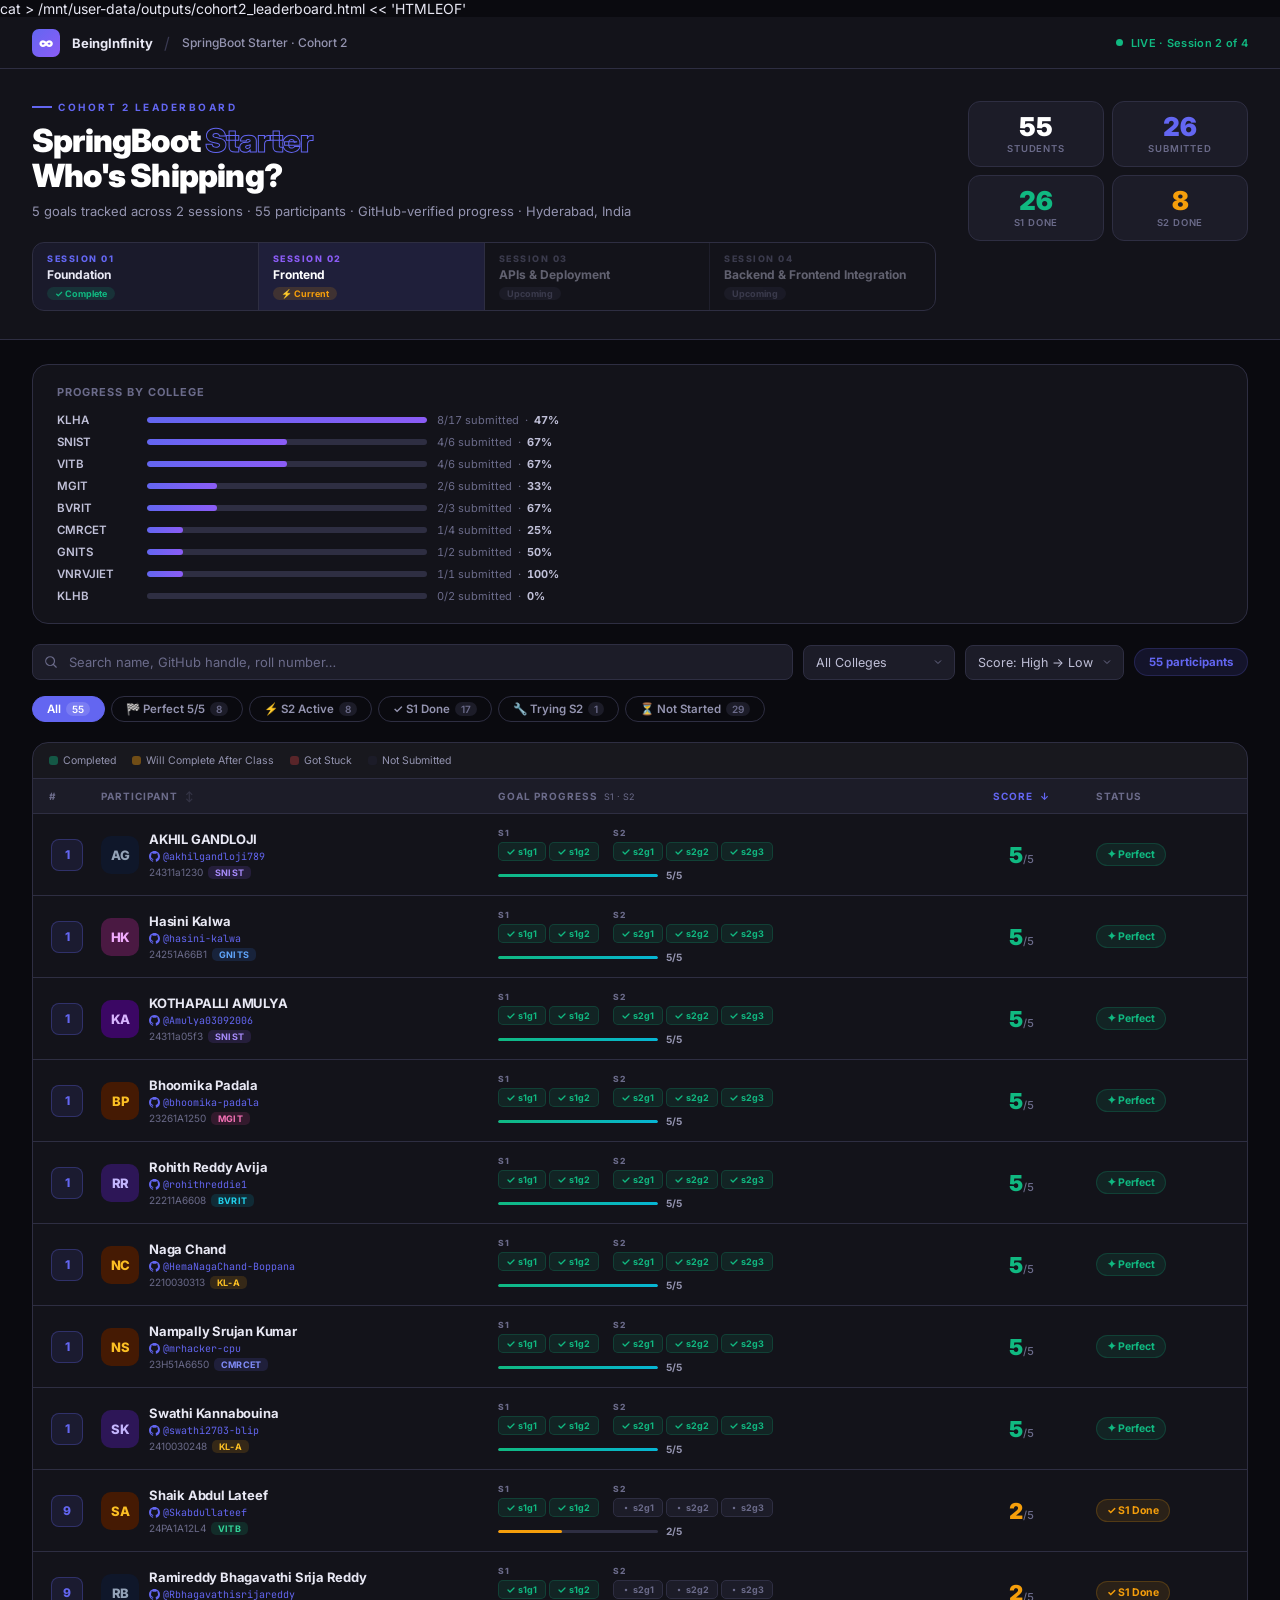
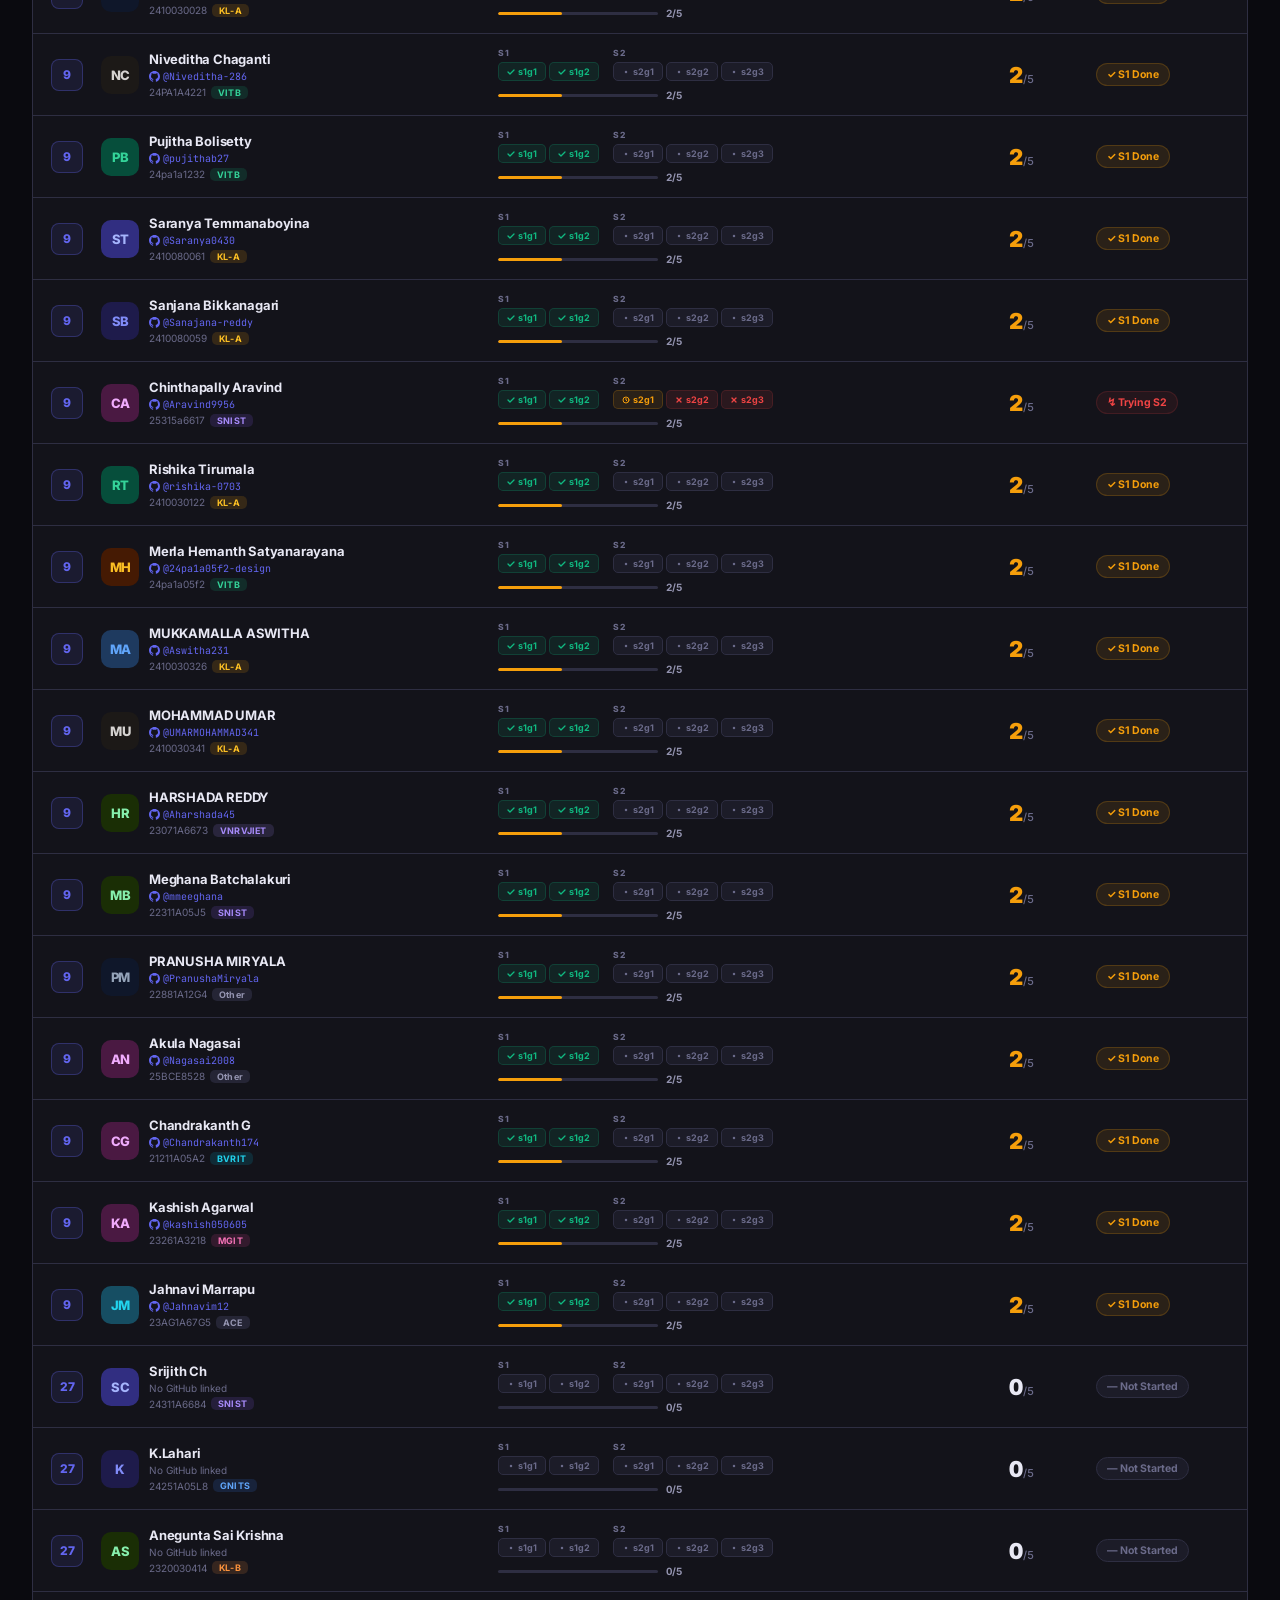
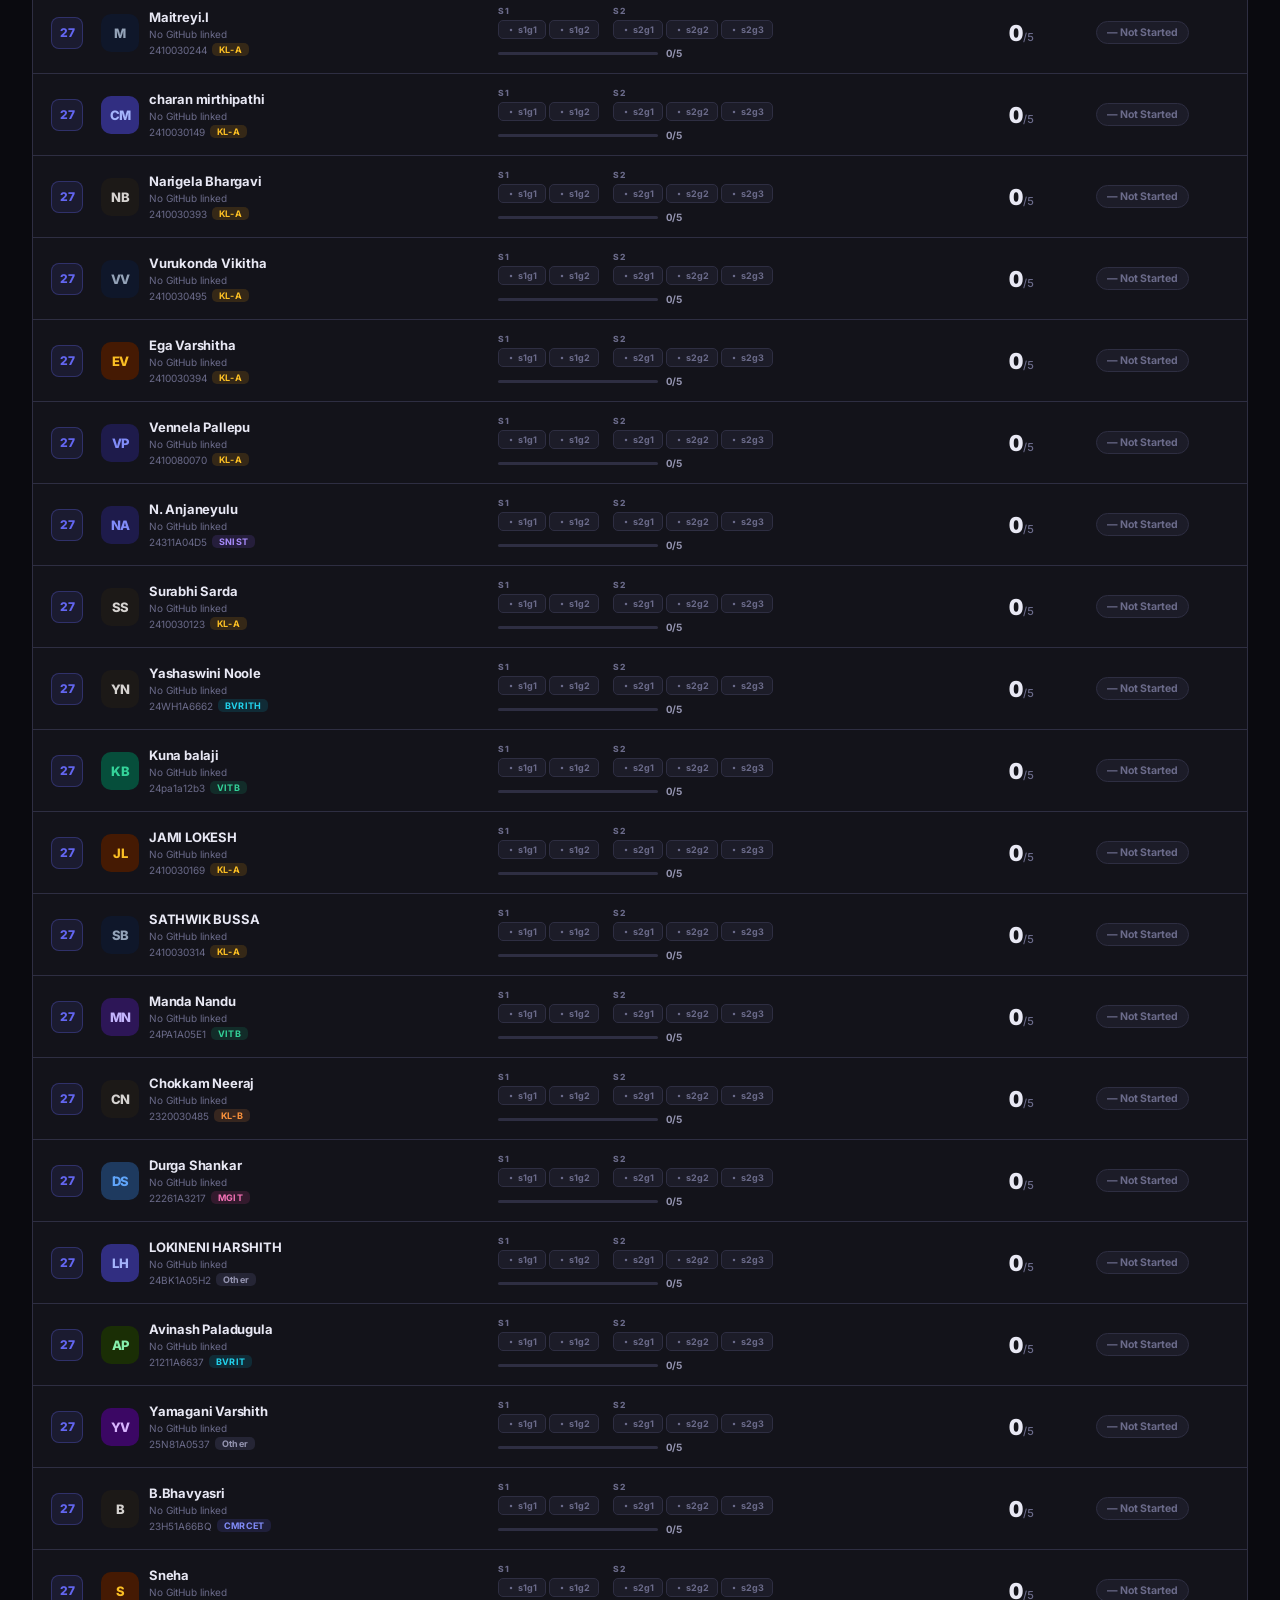
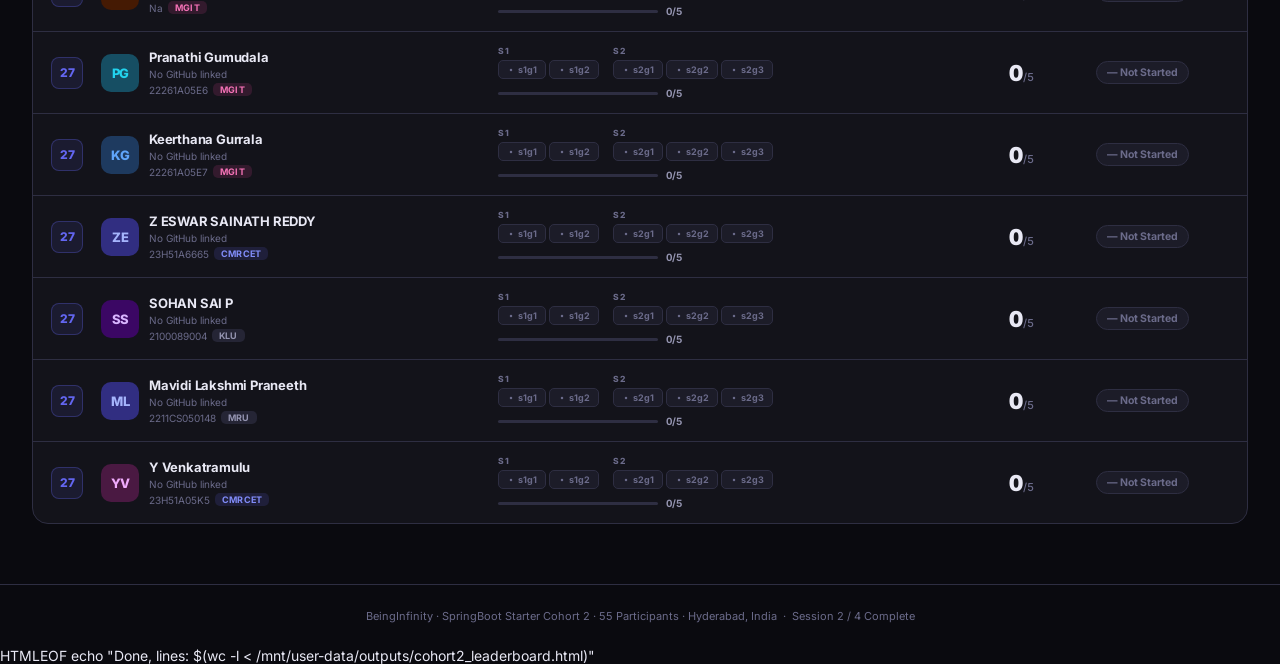
<file: target/classes/static/pages/temp.html>
cat > /mnt/user-data/outputs/cohort2_leaderboard.html << 'HTMLEOF'
<!DOCTYPE html>
<html lang="en">
<head>
<meta charset="UTF-8">
<meta name="viewport" content="width=device-width, initial-scale=1.0">
<title>BeingInfinity · SpringBoot Cohort 2</title>
<link href="https://fonts.googleapis.com/css2?family=Inter:wght@400;500;600;700;800;900&family=JetBrains+Mono:wght@400;600&display=swap" rel="stylesheet">
<style>
*{margin:0;padding:0;box-sizing:border-box}

:root{
  --ink:#0a0a0f;
  --ink2:#13131a;
  --ink3:#1c1c28;
  --ink4:#252535;
  --line:#2e2e42;
  --line2:#3a3a52;
  --muted:#6b6b8a;
  --muted2:#9494b0;
  --fg:#e8e8f4;
  --fg2:#c0c0d8;
  --white:#ffffff;
  --indigo:#6366f1;
  --indigo-d:#4f46e5;
  --violet:#8b5cf6;
  --green:#10b981;
  --amber:#f59e0b;
  --red:#ef4444;
  --cyan:#06b6d4;
  --r:8px;
  --r2:12px;
  --r3:16px;
}

body{font-family:'Inter',sans-serif;background:var(--ink);color:var(--fg);min-height:100vh;font-size:14px;-webkit-font-smoothing:antialiased}

/* ── TOPBAR ── */
.topbar{background:var(--ink2);border-bottom:1px solid var(--line);padding:0 32px;height:52px;display:flex;align-items:center;justify-content:space-between;position:sticky;top:0;z-index:100;backdrop-filter:blur(12px)}
.tb-left{display:flex;align-items:center;gap:12px}
.tb-logo{width:28px;height:28px;background:linear-gradient(135deg,var(--indigo),var(--violet));border-radius:7px;display:flex;align-items:center;justify-content:center;font-size:14px;font-weight:900;color:#fff;flex-shrink:0}
.tb-brand{font-size:13px;font-weight:700;color:var(--fg);letter-spacing:-.2px}
.tb-sep{color:var(--line2);font-size:16px}
.tb-title{font-size:12px;color:var(--muted2);font-weight:500}
.tb-right{display:flex;align-items:center;gap:8px}
.live-dot{width:7px;height:7px;border-radius:50%;background:var(--green);animation:blink 2s ease-in-out infinite;flex-shrink:0}
@keyframes blink{0%,100%{opacity:1}50%{opacity:.3}}
.tb-live{font-size:11px;font-weight:600;color:var(--green);letter-spacing:.3px}

/* ── HERO ── */
.hero{background:var(--ink2);border-bottom:1px solid var(--line);padding:32px 32px 28px}
.hero-inner{max-width:1400px;margin:0 auto;display:grid;grid-template-columns:1fr auto;gap:32px;align-items:start}
.hero-eyebrow{font-size:10px;font-weight:700;letter-spacing:2.5px;text-transform:uppercase;color:var(--indigo);margin-bottom:10px;display:flex;align-items:center;gap:6px}
.hero-eyebrow::before{content:'';width:20px;height:2px;background:var(--indigo);display:inline-block}
.hero-h1{font-size:32px;font-weight:900;color:var(--white);line-height:1.1;letter-spacing:-.8px}
.hero-h1 em{font-style:normal;color:transparent;-webkit-text-stroke:1px var(--indigo)}
.hero-sub{font-size:13px;color:var(--muted2);margin-top:8px;line-height:1.6}

/* session track */
.session-track{display:flex;align-items:stretch;gap:0;margin-top:20px;border:1px solid var(--line);border-radius:var(--r2);overflow:hidden}
.st-item{flex:1;padding:10px 14px;border-right:1px solid var(--line);position:relative}
.st-item:last-child{border-right:none}
.st-item.done{background:rgba(99,102,241,.08)}
.st-item.active{background:rgba(99,102,241,.15)}
.st-item.upcoming{opacity:.45}
.st-num{font-size:9px;font-weight:800;letter-spacing:1.5px;text-transform:uppercase;color:var(--muted);margin-bottom:3px}
.st-item.done .st-num{color:var(--indigo)}
.st-item.active .st-num{color:var(--violet)}
.st-name{font-size:12px;font-weight:700;color:var(--fg2)}
.st-item.done .st-name{color:var(--fg)}
.st-item.active .st-name{color:var(--white)}
.st-tag{display:inline-block;margin-top:5px;font-size:9px;font-weight:700;padding:1px 8px;border-radius:20px}
.st-item.done .st-tag{background:rgba(16,185,129,.15);color:var(--green)}
.st-item.active .st-tag{background:rgba(245,158,11,.15);color:var(--amber)}
.st-item.upcoming .st-tag{background:var(--ink4);color:var(--muted)}

/* stats grid */
.stats-grid{display:grid;grid-template-rows:repeat(2,auto);gap:8px;min-width:280px}
.stats-row{display:flex;gap:8px}
.stat-card{flex:1;background:var(--ink3);border:1px solid var(--line);border-radius:var(--r2);padding:12px 16px;text-align:center}
.sc-num{font-size:26px;font-weight:900;color:var(--white);line-height:1;font-variant-numeric:tabular-nums}
.sc-lbl{font-size:9.5px;font-weight:600;color:var(--muted);text-transform:uppercase;letter-spacing:.8px;margin-top:3px}
.sc-num.indigo{color:var(--indigo)}
.sc-num.green{color:var(--green)}
.sc-num.amber{color:var(--amber)}

/* ── BODY ── */
.body{max-width:1400px;margin:0 auto;padding:24px 32px 60px}

/* ── CONTROLS ── */
.controls{display:flex;align-items:center;gap:10px;flex-wrap:wrap;margin-bottom:16px}
.search-wrap{position:relative;flex:1;min-width:220px}
.search-icon{position:absolute;left:12px;top:50%;transform:translateY(-50%);color:var(--muted);pointer-events:none}
.search-input{width:100%;padding:9px 12px 9px 36px;background:var(--ink3);border:1px solid var(--line);border-radius:var(--r);font-family:inherit;font-size:13px;color:var(--fg);transition:.15s}
.search-input:focus{outline:none;border-color:var(--indigo);box-shadow:0 0 0 3px rgba(99,102,241,.12)}
.search-input::placeholder{color:var(--muted)}
select.ctl{padding:9px 30px 9px 12px;background:var(--ink3);border:1px solid var(--line);border-radius:var(--r);font-family:inherit;font-size:12.5px;color:var(--fg2);cursor:pointer;appearance:none;background-image:url("data:image/svg+xml,%3Csvg xmlns='http://www.w3.org/2000/svg' width='12' height='12' viewBox='0 0 24 24' fill='none' stroke='%236b6b8a' stroke-width='2'%3E%3Cpath d='m6 9 6 6 6-6'/%3E%3C/svg%3E");background-repeat:no-repeat;background-position:right 10px center;transition:.15s}
select.ctl:focus{outline:none;border-color:var(--indigo)}
.count-tag{padding:6px 14px;background:rgba(99,102,241,.12);border:1px solid rgba(99,102,241,.2);color:var(--indigo);border-radius:20px;font-size:11.5px;font-weight:700;white-space:nowrap;margin-left:auto}

/* ── FILTER PILLS ── */
.filters{display:flex;gap:6px;margin-bottom:20px;flex-wrap:wrap}
.fp{padding:5px 14px;border-radius:20px;font-size:11.5px;font-weight:600;cursor:pointer;border:1px solid var(--line);background:transparent;color:var(--muted2);transition:all .15s;display:flex;align-items:center;gap:5px;user-select:none}
.fp:hover{border-color:var(--line2);color:var(--fg2);background:var(--ink3)}
.fp.active{background:var(--indigo);border-color:var(--indigo);color:#fff}
.fp .n{font-size:10px;background:rgba(255,255,255,.15);padding:1px 6px;border-radius:10px}
.fp:not(.active) .n{background:var(--ink3);color:var(--muted)}

/* ── TABLE ── */
.tbl-wrap{background:var(--ink2);border:1px solid var(--line);border-radius:var(--r3);overflow:hidden}
.tbl-scroll{overflow-x:auto}
table{width:100%;border-collapse:collapse;min-width:920px}
thead{background:var(--ink3);border-bottom:1px solid var(--line)}
th{padding:11px 16px;text-align:left;font-size:10px;font-weight:700;color:var(--muted);text-transform:uppercase;letter-spacing:1px;white-space:nowrap;user-select:none}
th.sortable{cursor:pointer;transition:color .15s}
th.sortable:hover,th.sorted{color:var(--indigo)}
.sarr{margin-left:4px;opacity:.3;font-size:10px;transition:opacity .15s}
th.sorted .sarr{opacity:1}
tbody tr{border-bottom:1px solid var(--line);transition:background .1s}
tbody tr:last-child{border-bottom:none}
tbody tr:hover{background:rgba(255,255,255,.025)}
td{padding:0}
.row-inner{padding:14px 16px;display:contents}

/* ── RANK CELL ── */
.rank-td{width:52px;text-align:center;padding:14px 0 14px 16px}
.rank-n{display:inline-flex;align-items:center;justify-content:center;width:32px;height:32px;border-radius:var(--r);font-size:12px;font-weight:800;background:var(--ink3);color:var(--muted);border:1px solid var(--line)}
/* tie highlight for multiple people at same rank */
.rank-n.tied{background:rgba(99,102,241,.1);border-color:rgba(99,102,241,.3);color:var(--indigo)}

/* ── PERSON CELL ── */
.person-td{padding:14px 16px;min-width:210px}
.pcell{display:flex;align-items:center;gap:10px}
.av{width:38px;height:38px;border-radius:10px;display:flex;align-items:center;justify-content:center;font-size:13px;font-weight:800;flex-shrink:0;letter-spacing:-.5px}
.pname{font-size:13px;font-weight:700;color:var(--fg);line-height:1.3;letter-spacing:-.2px}
.pgh{font-family:'JetBrains Mono',monospace;font-size:10px;color:var(--indigo);margin-top:2px;display:flex;align-items:center;gap:3px}
.pgh a{color:inherit;text-decoration:none}
.pgh a:hover{text-decoration:underline}
.pmeta{font-size:10px;color:var(--muted);margin-top:3px;display:flex;align-items:center;gap:5px;flex-wrap:wrap}
.chip{display:inline-block;padding:1px 7px;border-radius:5px;font-size:9px;font-weight:700;letter-spacing:.2px}
.c-SNIST{background:rgba(139,92,246,.15);color:#a78bfa}
.c-GNITS{background:rgba(59,130,246,.15);color:#60a5fa}
.c-VITB{background:rgba(16,185,129,.15);color:#34d399}
.c-KLHA{background:rgba(245,158,11,.15);color:#fbbf24}
.c-KLHB{background:rgba(251,146,60,.15);color:#fb923c}
.c-BVRIT,.c-BVRITH{background:rgba(6,182,212,.15);color:#22d3ee}
.c-MGIT{background:rgba(236,72,153,.15);color:#f472b6}
.c-CMRCET{background:rgba(99,102,241,.15);color:#818cf8}
.c-VNRVJIET{background:rgba(167,139,250,.15);color:#a78bfa}
.c-OTHER{background:var(--ink4);color:var(--muted2)}

/* ── GOALS CELL ── */
.goals-td{padding:14px 16px;min-width:360px}
.sess-block{display:flex;gap:14px;flex-wrap:wrap}
.sg{display:flex;flex-direction:column;gap:4px}
.sg-label{font-size:8.5px;font-weight:800;color:var(--muted);text-transform:uppercase;letter-spacing:.8px}
.sg-pills{display:flex;gap:3px;flex-wrap:wrap}
.gp{display:inline-flex;align-items:center;gap:3px;padding:3px 8px;border-radius:5px;font-size:9px;font-weight:700;white-space:nowrap;border:1px solid transparent}
.gp.done{background:rgba(16,185,129,.1);color:var(--green);border-color:rgba(16,185,129,.2)}
.gp.pending{background:rgba(245,158,11,.1);color:var(--amber);border-color:rgba(245,158,11,.2)}
.gp.stuck{background:rgba(239,68,68,.1);color:var(--red);border-color:rgba(239,68,68,.15)}
.gp.notdone{background:var(--ink3);color:var(--muted);border-color:var(--line)}
.gp svg{width:8px;height:8px;flex-shrink:0}

/* progress bar under goals */
.pbar-wrap{margin-top:8px;display:flex;align-items:center;gap:8px}
.pbar-bg{flex:1;height:3px;background:var(--line);border-radius:3px;overflow:hidden;max-width:160px}
.pbar-fill{height:100%;border-radius:3px;transition:width .5s ease}
.pbar-full{background:linear-gradient(90deg,var(--green),var(--cyan))}
.pbar-high{background:linear-gradient(90deg,var(--indigo),var(--violet))}
.pbar-mid{background:var(--amber)}
.pbar-low{background:var(--line2)}
.pbar-pct{font-size:10px;font-weight:700;color:var(--muted2);font-variant-numeric:tabular-nums}

/* ── SCORE CELL ── */
.score-td{padding:14px 16px;text-align:center;min-width:76px}
.score-val{font-size:22px;font-weight:900;color:var(--fg);font-variant-numeric:tabular-nums;line-height:1}
.score-max{font-size:11px;color:var(--muted);font-weight:500}
.score-val.s5{color:var(--green)}
.score-val.s3{color:var(--indigo)}
.score-val.s1{color:var(--amber)}

/* ── STATUS CELL ── */
.status-td{padding:14px 16px;min-width:110px}
.badge{display:inline-flex;align-items:center;gap:4px;padding:4px 10px;border-radius:20px;font-size:10.5px;font-weight:700;white-space:nowrap;border:1px solid transparent}
.badge.b-perfect{background:rgba(16,185,129,.1);color:var(--green);border-color:rgba(16,185,129,.2)}
.badge.b-active{background:rgba(99,102,241,.1);color:var(--indigo);border-color:rgba(99,102,241,.2)}
.badge.b-partial{background:rgba(245,158,11,.1);color:var(--amber);border-color:rgba(245,158,11,.2)}
.badge.b-trying{background:rgba(239,68,68,.08);color:var(--red);border-color:rgba(239,68,68,.15)}
.badge.b-ghost{background:var(--ink3);color:var(--muted);border-color:var(--line)}

/* ── EMPTY ── */
.empty{padding:60px;text-align:center;color:var(--muted)}
.empty p{margin-top:8px;font-size:13px}

/* ── LEGEND ── */
.legend{display:flex;gap:16px;flex-wrap:wrap;padding:11px 16px;background:rgba(255,255,255,.02);border-bottom:1px solid var(--line)}
.li{display:flex;align-items:center;gap:5px;font-size:10.5px;color:var(--muted2)}
.ld{width:9px;height:9px;border-radius:3px;flex-shrink:0}

/* ── COLLEGE BREAKDOWN ── */
.breakdown{background:var(--ink2);border:1px solid var(--line);border-radius:var(--r3);padding:20px 24px;margin-bottom:20px}
.bd-title{font-size:11px;font-weight:700;color:var(--muted);text-transform:uppercase;letter-spacing:1px;margin-bottom:14px}
.bd-bars{display:flex;flex-direction:column;gap:8px}
.bd-row{display:flex;align-items:center;gap:10px}
.bd-lbl{font-size:11.5px;font-weight:600;color:var(--fg2);min-width:80px}
.bd-track{flex:1;height:6px;background:var(--line);border-radius:3px;overflow:hidden;max-width:280px}
.bd-bar{height:100%;border-radius:3px;background:linear-gradient(90deg,var(--indigo),var(--violet));transition:width .6s ease}
.bd-nums{font-size:11px;color:var(--muted);font-variant-numeric:tabular-nums;white-space:nowrap}

@media(max-width:900px){
  .topbar{padding:0 16px}
  .hero{padding:20px 16px}
  .hero-inner{grid-template-columns:1fr;gap:20px}
  .body{padding:16px 16px 40px}
  .stats-grid{grid-template-rows:auto;grid-template-columns:repeat(2,1fr)}
  .stats-row{flex-wrap:wrap}
  .tb-title{display:none}
  .breakdown{display:none}
}
</style>
</head>
<body>

<!-- TOPBAR -->
<nav class="topbar">
  <div class="tb-left">
    <div class="tb-logo">∞</div>
    <span class="tb-brand">BeingInfinity</span>
    <span class="tb-sep">/</span>
    <span class="tb-title">SpringBoot Starter · Cohort 2</span>
  </div>
  <div class="tb-right">
    <div class="live-dot"></div>
    <span class="tb-live">LIVE · Session 2 of 4</span>
  </div>
</nav>

<!-- HERO -->
<div class="hero">
  <div class="hero-inner">
    <div>
      <div class="hero-eyebrow">Cohort 2 Leaderboard</div>
      <h1 class="hero-h1">SpringBoot <em>Starter</em><br>Who's Shipping?</h1>
      <p class="hero-sub">5 goals tracked across 2 sessions · 55 participants · GitHub-verified progress · Hyderabad, India</p>

      <!-- Session track -->
      <div class="session-track">
        <div class="st-item done">
          <div class="st-num">Session 01</div>
          <div class="st-name">Foundation</div>
          <span class="st-tag">✓ Complete</span>
        </div>
        <div class="st-item active">
          <div class="st-num">Session 02</div>
          <div class="st-name">Frontend</div>
          <span class="st-tag">⚡ Current</span>
        </div>
        <div class="st-item upcoming">
          <div class="st-num">Session 03</div>
          <div class="st-name">APIs &amp; Deployment</div>
          <span class="st-tag">Upcoming</span>
        </div>
        <div class="st-item upcoming">
          <div class="st-num">Session 04</div>
          <div class="st-name">Backend &amp; Frontend Integration</div>
          <span class="st-tag">Upcoming</span>
        </div>
      </div>
    </div>

    <!-- Stats -->
    <div class="stats-grid">
      <div class="stats-row">
        <div class="stat-card"><div class="sc-num" id="stat-total">55</div><div class="sc-lbl">Students</div></div>
        <div class="stat-card"><div class="sc-num indigo" id="stat-active">—</div><div class="sc-lbl">Submitted</div></div>
      </div>
      <div class="stats-row">
        <div class="stat-card"><div class="sc-num green" id="stat-s1">—</div><div class="sc-lbl">S1 Done</div></div>
        <div class="stat-card"><div class="sc-num amber" id="stat-s2">—</div><div class="sc-lbl">S2 Done</div></div>
      </div>
    </div>
  </div>
</div>

<!-- BODY -->
<div class="body">

  <!-- College breakdown -->
  <div class="breakdown" id="breakdownSection">
    <div class="bd-title">Progress by College</div>
    <div class="bd-bars" id="bdBars"></div>
  </div>

  <!-- Controls -->
  <div class="controls">
    <div class="search-wrap">
      <svg class="search-icon" xmlns="http://www.w3.org/2000/svg" fill="none" viewBox="0 0 24 24" stroke-width="2" stroke="currentColor" width="14" height="14"><path stroke-linecap="round" stroke-linejoin="round" d="m21 21-5.197-5.197m0 0A7.5 7.5 0 1 0 5.196 5.196a7.5 7.5 0 0 0 10.607 10.607Z"/></svg>
      <input class="search-input" id="searchInput" type="text" placeholder="Search name, GitHub handle, roll number…">
    </div>
    <select class="ctl" id="collegeFilter">
      <option value="">All Colleges</option>
      <option value="SNIST">SNIST</option>
      <option value="GNITS">GNITS</option>
      <option value="VITB">VITB</option>
      <option value="KLHA">KL Hyderabad (A)</option>
      <option value="KLHB">KL Hyderabad (B)</option>
      <option value="BVRIT">BVRIT</option>
      <option value="MGIT">MGIT</option>
      <option value="CMRCET">CMRCET</option>
      <option value="VNRVJIET">VNRVJIET</option>
      <option value="OTHER">Other</option>
    </select>
    <select class="ctl" id="sortSelect">
      <option value="score_desc">Score: High → Low</option>
      <option value="score_asc">Score: Low → High</option>
      <option value="name_asc">Name: A → Z</option>
      <option value="sr_asc">SR #</option>
    </select>
    <div class="count-tag" id="countTag">55 participants</div>
  </div>

  <!-- Filters -->
  <div class="filters" id="filterRow">
    <div class="fp active" data-filter="ALL">All <span class="n" id="cnt-ALL">55</span></div>
    <div class="fp" data-filter="PERFECT">🏁 Perfect 5/5 <span class="n" id="cnt-PERFECT">0</span></div>
    <div class="fp" data-filter="S2DONE">⚡ S2 Active <span class="n" id="cnt-S2DONE">0</span></div>
    <div class="fp" data-filter="S1ONLY">✓ S1 Done <span class="n" id="cnt-S1ONLY">0</span></div>
    <div class="fp" data-filter="TRYING">🔧 Trying S2 <span class="n" id="cnt-TRYING">0</span></div>
    <div class="fp" data-filter="NONE">⏳ Not Started <span class="n" id="cnt-NONE">0</span></div>
  </div>

  <!-- Table -->
  <div class="tbl-wrap">
    <div class="legend">
      <span class="li"><span class="ld" style="background:rgba(16,185,129,.4)"></span>Completed</span>
      <span class="li"><span class="ld" style="background:rgba(245,158,11,.4)"></span>Will Complete After Class</span>
      <span class="li"><span class="ld" style="background:rgba(239,68,68,.3)"></span>Got Stuck</span>
      <span class="li"><span class="ld" style="background:var(--ink3)"></span>Not Submitted</span>
    </div>
    <div class="tbl-scroll">
      <table id="leaderTable">
        <thead>
          <tr>
            <th style="width:52px">#</th>
            <th class="sortable" data-col="name">Participant <span class="sarr">↕</span></th>
            <th>Goal Progress <span style="font-size:9px;font-weight:400;letter-spacing:0;text-transform:none;color:var(--muted)">&nbsp;S1 · S2</span></th>
            <th class="sortable sorted" data-col="score" style="text-align:center">Score <span class="sarr">↓</span></th>
            <th>Status</th>
          </tr>
        </thead>
        <tbody id="tableBody"></tbody>
      </table>
    </div>
  </div>
  <div class="empty" id="emptyState" style="display:none">
    <svg width="36" height="36" fill="none" viewBox="0 0 24 24" stroke="var(--muted)" stroke-width="1.5"><circle cx="11" cy="11" r="8"/><path stroke-linecap="round" stroke-linejoin="round" d="m21 21-4.35-4.35"/></svg>
    <p>No participants match your filters.</p>
  </div>
</div>

<footer style="text-align:center;padding:24px;color:var(--muted);font-size:11px;border-top:1px solid var(--line)">
  BeingInfinity · SpringBoot Starter Cohort 2 · 55 Participants · Hyderabad, India &nbsp;·&nbsp; Session 2 / 4 Complete
</footer>

<script>
const GOALS = [
  {key:'s1g1', label:'s1g1', title:'Create & Clone Repo',    session:'S1'},
  {key:'s1g2', label:'s1g2', title:'Setup SpringBoot',       session:'S1'},
  {key:'s2g1', label:'s2g1', title:'Build Navbar',           session:'S2'},
  {key:'s2g2', label:'s2g2', title:'Static Card',            session:'S2'},
  {key:'s2g3', label:'s2g3', title:'Toggle Card',            session:'S2'},
];

const ACOLORS=[
  ['#312e81','#a5b4fc'],['#1e3a5f','#60a5fa'],['#064e3b','#34d399'],
  ['#451a03','#fbbf24'],['#3b0764','#d8b4fe'],['#164e63','#22d3ee'],
  ['#4a1942','#f0abfc'],['#1c1917','#d6d3d1'],['#1e1b4b','#818cf8'],
  ['#0f172a','#94a3b8'],['#1a2e05','#86efac'],['#2d1657','#c4b5fd'],
];

const DATA = [{"sr":1,"name":"Srijith Ch","college":"SNIST","rollnumber":"24311A6684","githubrepo":null,"githubhandle":"","s1g1":null,"s1g2":null,"s2g1":null,"s2g2":null,"s2g3":null},{"sr":2,"name":"AKHIL GANDLOJI","college":"SNIST","rollnumber":"24311a1230","githubrepo":"https://github.com/akhilgandloji789/Spring-boot-beginner.git","githubhandle":"akhilgandloji789","s1g1":"DONE","s1g2":"DONE","s2g1":"DONE","s2g2":"DONE","s2g3":"DONE"},{"sr":3,"name":"Hasini Kalwa","college":"GNITS","rollnumber":"24251A66B1","githubrepo":"https://github.com/hasini-kalwa/springboard-beginner","githubhandle":"hasini-kalwa","s1g1":"DONE","s1g2":"DONE","s2g1":"DONE","s2g2":"DONE","s2g3":"DONE"},{"sr":4,"name":"K.Lahari","college":"GNITS","rollnumber":"24251A05L8","githubrepo":null,"githubhandle":"","s1g1":null,"s1g2":null,"s2g1":null,"s2g2":null,"s2g3":null},{"sr":5,"name":"Shaik Abdul Lateef","college":"VITB","rollnumber":"24PA1A12L4","githubrepo":"https://github.com/Skabdullateef/springboot-beginner","githubhandle":"Skabdullateef","s1g1":"DONE","s1g2":"DONE","s2g1":null,"s2g2":null,"s2g3":null},{"sr":6,"name":"Ramireddy Bhagavathi Srija Reddy","college":"KLHA","rollnumber":"2410030028","githubrepo":"https://github.com/Rbhagavathisrijareddy/clgspringboot","githubhandle":"Rbhagavathisrijareddy","s1g1":"DONE","s1g2":"DONE","s2g1":null,"s2g2":null,"s2g3":null},{"sr":7,"name":"Anegunta Sai Krishna","college":"KLHB","rollnumber":"2320030414","githubrepo":null,"githubhandle":"","s1g1":null,"s1g2":null,"s2g1":null,"s2g2":null,"s2g3":null},{"sr":8,"name":"Maitreyi.I","college":"KLHA","rollnumber":"2410030244","githubrepo":null,"githubhandle":"","s1g1":null,"s1g2":null,"s2g1":null,"s2g2":null,"s2g3":null},{"sr":9,"name":"Niveditha Chaganti","college":"VITB","rollnumber":"24PA1A4221","githubrepo":"https://github.com/Niveditha-286/SpringBoot-Beginner","githubhandle":"Niveditha-286","s1g1":"DONE","s1g2":"DONE","s2g1":null,"s2g2":null,"s2g3":null},{"sr":10,"name":"Pujitha Bolisetty","college":"VITB","rollnumber":"24pa1a1232","githubrepo":"https://github.com/pujithab27/SpringBoot_Beginner","githubhandle":"pujithab27","s1g1":"DONE","s1g2":"DONE","s2g1":null,"s2g2":null,"s2g3":null},{"sr":11,"name":"charan mirthipathi","college":"KLHA","rollnumber":"2410030149","githubrepo":null,"githubhandle":"","s1g1":null,"s1g2":null,"s2g1":null,"s2g2":null,"s2g3":null},{"sr":12,"name":"Narigela Bhargavi","college":"KLHA","rollnumber":"2410030393","githubrepo":null,"githubhandle":"","s1g1":null,"s1g2":null,"s2g1":null,"s2g2":null,"s2g3":null},{"sr":13,"name":"Vurukonda Vikitha","college":"KLHA","rollnumber":"2410030495","githubrepo":null,"githubhandle":"","s1g1":null,"s1g2":null,"s2g1":null,"s2g2":null,"s2g3":null},{"sr":14,"name":"Ega Varshitha","college":"KLHA","rollnumber":"2410030394","githubrepo":null,"githubhandle":"","s1g1":null,"s1g2":null,"s2g1":null,"s2g2":null,"s2g3":null},{"sr":15,"name":"Saranya Temmanaboyina","college":"KLHA","rollnumber":"2410080061","githubrepo":"https://github.com/Saranya0430/springboot_beginner","githubhandle":"Saranya0430","s1g1":"DONE","s1g2":"DONE","s2g1":null,"s2g2":null,"s2g3":null},{"sr":16,"name":"Sanjana Bikkanagari","college":"KLHA","rollnumber":"2410080059","githubrepo":"https://github.com/Sanajana-reddy/Springboot-bootcamp","githubhandle":"Sanajana-reddy","s1g1":"DONE","s1g2":"DONE","s2g1":null,"s2g2":null,"s2g3":null},{"sr":17,"name":"Vennela Pallepu","college":"KLHA","rollnumber":"2410080070","githubrepo":null,"githubhandle":"","s1g1":null,"s1g2":null,"s2g1":null,"s2g2":null,"s2g3":null},{"sr":18,"name":"Chinthapally Aravind","college":"SNIST","rollnumber":"25315a6617","githubrepo":"https://github.com/Aravind9956/springboot-newbie","githubhandle":"Aravind9956","s1g1":"DONE","s1g2":"DONE","s2g1":"PENDING","s2g2":"STUCK","s2g3":"STUCK"},{"sr":19,"name":"KOTHAPALLI AMULYA","college":"SNIST","rollnumber":"24311a05f3","githubrepo":"https://github.com/Amulya03092006/springboot-beginner","githubhandle":"Amulya03092006","s1g1":"DONE","s1g2":"DONE","s2g1":"DONE","s2g2":"DONE","s2g3":"DONE"},{"sr":20,"name":"Bhoomika Padala","college":"MGIT","rollnumber":"23261A1250","githubrepo":"https://github.com/bhoomika-padala/springboot-beginner","githubhandle":"bhoomika-padala","s1g1":"DONE","s1g2":"DONE","s2g1":"DONE","s2g2":"DONE","s2g3":"DONE"},{"sr":21,"name":"N. Anjaneyulu","college":"SNIST","rollnumber":"24311A04D5","githubrepo":null,"githubhandle":"","s1g1":null,"s1g2":null,"s2g1":null,"s2g2":null,"s2g3":null},{"sr":22,"name":"Rishika Tirumala","college":"KLHA","rollnumber":"2410030122","githubrepo":"https://github.com/rishika-0703/springboot_vs.git","githubhandle":"rishika-0703","s1g1":"DONE","s1g2":"DONE","s2g1":null,"s2g2":null,"s2g3":null},{"sr":23,"name":"Surabhi Sarda","college":"KLHA","rollnumber":"2410030123","githubrepo":null,"githubhandle":"","s1g1":null,"s1g2":null,"s2g1":null,"s2g2":null,"s2g3":null},{"sr":24,"name":"Yashaswini Noole","college":"BVRITH","rollnumber":"24WH1A6662","githubrepo":null,"githubhandle":"","s1g1":null,"s1g2":null,"s2g1":null,"s2g2":null,"s2g3":null},{"sr":25,"name":"Kuna balaji","college":"VITB","rollnumber":"24pa1a12b3","githubrepo":null,"githubhandle":"","s1g1":null,"s1g2":null,"s2g1":null,"s2g2":null,"s2g3":null},{"sr":26,"name":"Merla Hemanth Satyanarayana","college":"VITB","rollnumber":"24pa1a05f2","githubrepo":"https://github.com/24pa1a05f2-design/SpringBoot-Beginner","githubhandle":"24pa1a05f2-design","s1g1":"DONE","s1g2":"DONE","s2g1":null,"s2g2":null,"s2g3":null},{"sr":27,"name":"JAMI LOKESH","college":"KLHA","rollnumber":"2410030169","githubrepo":null,"githubhandle":"","s1g1":null,"s1g2":null,"s2g1":null,"s2g2":null,"s2g3":null},{"sr":28,"name":"SATHWIK BUSSA","college":"KLHA","rollnumber":"2410030314","githubrepo":null,"githubhandle":"","s1g1":null,"s1g2":null,"s2g1":null,"s2g2":null,"s2g3":null},{"sr":29,"name":"MUKKAMALLA ASWITHA","college":"KLHA","rollnumber":"2410030326","githubrepo":"https://github.com/Aswitha231/springboot-beginner","githubhandle":"Aswitha231","s1g1":"DONE","s1g2":"DONE","s2g1":null,"s2g2":null,"s2g3":null},{"sr":30,"name":"MOHAMMAD UMAR","college":"KLHA","rollnumber":"2410030341","githubrepo":"https://github.com/UMARMOHAMMAD341/springboot-beginner","githubhandle":"UMARMOHAMMAD341","s1g1":"DONE","s1g2":"DONE","s2g1":null,"s2g2":null,"s2g3":null},{"sr":31,"name":"Manda Nandu","college":"VITB","rollnumber":"24PA1A05E1","githubrepo":null,"githubhandle":"","s1g1":null,"s1g2":null,"s2g1":null,"s2g2":null,"s2g3":null},{"sr":32,"name":"Chokkam Neeraj","college":"KLHB","rollnumber":"2320030485","githubrepo":null,"githubhandle":"","s1g1":null,"s1g2":null,"s2g1":null,"s2g2":null,"s2g3":null},{"sr":33,"name":"HARSHADA REDDY","college":"VNRVJIET","rollnumber":"23071A6673","githubrepo":"https://github.com/Aharshada45/spring_boot","githubhandle":"Aharshada45","s1g1":"DONE","s1g2":"DONE","s2g1":null,"s2g2":null,"s2g3":null},{"sr":34,"name":"Meghana Batchalakuri","college":"SNIST","rollnumber":"22311A05J5","githubrepo":"https://github.com/mmeeghana/springboot","githubhandle":"mmeeghana","s1g1":"DONE","s1g2":"DONE","s2g1":null,"s2g2":null,"s2g3":null},{"sr":35,"name":"Durga Shankar","college":"MGIT","rollnumber":"22261A3217","githubrepo":null,"githubhandle":"","s1g1":null,"s1g2":null,"s2g1":null,"s2g2":null,"s2g3":null},{"sr":36,"name":"PRANUSHA MIRYALA","college":"OTHER","rollnumber":"22881A12G4","githubrepo":"https://github.com/PranushaMiryala/springboot-beginer","githubhandle":"PranushaMiryala","s1g1":"DONE","s1g2":"DONE","s2g1":null,"s2g2":null,"s2g3":null},{"sr":37,"name":"LOKINENI HARSHITH","college":"OTHER","rollnumber":"24BK1A05H2","githubrepo":null,"githubhandle":"","s1g1":null,"s1g2":null,"s2g1":null,"s2g2":null,"s2g3":null},{"sr":38,"name":"Akula Nagasai","college":"OTHER","rollnumber":"25BCE8528","githubrepo":"https://github.com/Nagasai2008/springboot-beginner1","githubhandle":"Nagasai2008","s1g1":"DONE","s1g2":"DONE","s2g1":null,"s2g2":null,"s2g3":null},{"sr":39,"name":"Chandrakanth G","college":"BVRIT","rollnumber":"21211A05A2","githubrepo":"https://github.com/Chandrakanth174/springboot-project","githubhandle":"Chandrakanth174","s1g1":"DONE","s1g2":"DONE","s2g1":null,"s2g2":null,"s2g3":null},{"sr":40,"name":"Avinash Paladugula","college":"BVRIT","rollnumber":"21211A6637","githubrepo":null,"githubhandle":"","s1g1":null,"s1g2":null,"s2g1":null,"s2g2":null,"s2g3":null},{"sr":41,"name":"Yamagani Varshith","college":"OTHER","rollnumber":"25N81A0537","githubrepo":null,"githubhandle":"","s1g1":null,"s1g2":null,"s2g1":null,"s2g2":null,"s2g3":null},{"sr":42,"name":"Rohith Reddy Avija","college":"BVRIT","rollnumber":"22211A6608","githubrepo":"https://github.com/rohithreddie1/springboot-beginner","githubhandle":"rohithreddie1","s1g1":"DONE","s1g2":"DONE","s2g1":"DONE","s2g2":"DONE","s2g3":"DONE"},{"sr":43,"name":"B.Bhavyasri","college":"CMRCET","rollnumber":"23H51A66BQ","githubrepo":null,"githubhandle":"","s1g1":null,"s1g2":null,"s2g1":null,"s2g2":null,"s2g3":null},{"sr":44,"name":"Naga Chand","college":"KLHA","rollnumber":"2210030313","githubrepo":"https://github.com/HemaNagaChand-Boppana/SpringBoot","githubhandle":"HemaNagaChand-Boppana","s1g1":"DONE","s1g2":"DONE","s2g1":"DONE","s2g2":"DONE","s2g3":"DONE"},{"sr":45,"name":"Kashish Agarwal","college":"MGIT","rollnumber":"23261A3218","githubrepo":"https://github.com/kashish050605/springboot-beginner","githubhandle":"kashish050605","s1g1":"DONE","s1g2":"DONE","s2g1":null,"s2g2":null,"s2g3":null},{"sr":46,"name":"Sneha","college":"MGIT","rollnumber":"Na","githubrepo":null,"githubhandle":"","s1g1":null,"s1g2":null,"s2g1":null,"s2g2":null,"s2g3":null},{"sr":47,"name":"Jahnavi Marrapu","college":"ACE","rollnumber":"23AG1A67G5","githubrepo":"https://github.com/Jahnavim12/springboot-beginner","githubhandle":"Jahnavim12","s1g1":"DONE","s1g2":"DONE","s2g1":null,"s2g2":null,"s2g3":null},{"sr":48,"name":"Pranathi Gumudala","college":"MGIT","rollnumber":"22261A05E6","githubrepo":null,"githubhandle":"","s1g1":null,"s1g2":null,"s2g1":null,"s2g2":null,"s2g3":null},{"sr":49,"name":"Keerthana Gurrala","college":"MGIT","rollnumber":"22261A05E7","githubrepo":null,"githubhandle":"","s1g1":null,"s1g2":null,"s2g1":null,"s2g2":null,"s2g3":null},{"sr":50,"name":"Nampally Srujan Kumar","college":"CMRCET","rollnumber":"23H51A6650","githubrepo":"https://github.com/mrhacker-cpu/spring-boot-workshop.git","githubhandle":"mrhacker-cpu","s1g1":"DONE","s1g2":"DONE","s2g1":"DONE","s2g2":"DONE","s2g3":"DONE"},{"sr":51,"name":"Swathi Kannabouina","college":"KLHA","rollnumber":"2410030248","githubrepo":"https://github.com/swathi2703-blip/SpringBoot-Beginner-Project","githubhandle":"swathi2703-blip","s1g1":"DONE","s1g2":"DONE","s2g1":"DONE","s2g2":"DONE","s2g3":"DONE"},{"sr":52,"name":"Z ESWAR SAINATH REDDY","college":"CMRCET","rollnumber":"23H51A6665","githubrepo":null,"githubhandle":"","s1g1":null,"s1g2":null,"s2g1":null,"s2g2":null,"s2g3":null},{"sr":53,"name":"SOHAN SAI P","college":"KLU","rollnumber":"2100089004","githubrepo":null,"githubhandle":"","s1g1":null,"s1g2":null,"s2g1":null,"s2g2":null,"s2g3":null},{"sr":54,"name":"Mavidi Lakshmi Praneeth","college":"MRU","rollnumber":"2211CS050148","githubrepo":null,"githubhandle":"","s1g1":null,"s1g2":null,"s2g1":null,"s2g2":null,"s2g3":null},{"sr":55,"name":"Y Venkatramulu","college":"CMRCET","rollnumber":"23H51A05K5","githubrepo":null,"githubhandle":"","s1g1":null,"s1g2":null,"s2g1":null,"s2g2":null,"s2g3":null}];

/* helpers */
function score(p){ return GOALS.filter(g=>p[g.key]==='DONE').length }
function initials(n){ return n.trim().split(/\s+/).slice(0,2).map(w=>w[0].toUpperCase()).join('') }
function avatarColor(n){ let h=0;for(let c of n)h=(h*31+c.charCodeAt(0))&0xffff;return ACOLORS[h%ACOLORS.length] }
function normCollege(c){
  const m={'vardhaman college of engineering':'OTHER',"st peter's engineering college":'OTHER','vit amaravati':'OTHER','sphoorthy engineering college':'OTHER','bvrit':'BVRIT','bvrith':'BVRITH'};
  return m[c.toLowerCase().trim()]||c.toUpperCase();
}
function chipClass(raw){
  const c=normCollege(raw);
  return ['SNIST','GNITS','VITB','KLHA','KLHB','BVRIT','BVRITH','MGIT','CMRCET','VNRVJIET'].includes(c)?`c-${c}`:'c-OTHER';
}
function chipLabel(raw){
  const c=normCollege(raw);
  const m={'KLHA':'KL-A','KLHB':'KL-B','OTHER':'Other'};
  return m[c]||c;
}

const IC={
  done:`<svg viewBox="0 0 16 16" fill="none" stroke="currentColor" stroke-width="2.5" stroke-linecap="round" stroke-linejoin="round"><polyline points="2 8 6 12 14 4"/></svg>`,
  clock:`<svg viewBox="0 0 16 16" fill="none" stroke="currentColor" stroke-width="2" stroke-linecap="round"><circle cx="8" cy="8" r="6"/><polyline points="8 5 8 8 10 10"/></svg>`,
  x:`<svg viewBox="0 0 16 16" fill="none" stroke="currentColor" stroke-width="2.5" stroke-linecap="round"><line x1="4" y1="4" x2="12" y2="12"/><line x1="12" y1="4" x2="4" y2="12"/></svg>`,
  dot:`<svg viewBox="0 0 16 16" fill="currentColor"><circle cx="8" cy="8" r="2.5"/></svg>`,
  gh:`<svg viewBox="0 0 16 16" width="11" height="11" fill="currentColor"><path d="M8 0C3.58 0 0 3.58 0 8c0 3.54 2.29 6.53 5.47 7.59.4.07.55-.17.55-.38 0-.19-.01-.82-.01-1.49-2.01.37-2.53-.49-2.69-.94-.09-.23-.48-.94-.82-1.13-.28-.15-.68-.52-.01-.53.63-.01 1.08.58 1.23.82.72 1.21 1.87.87 2.33.66.07-.52.28-.87.51-1.07-1.78-.2-3.64-.89-3.64-3.95 0-.87.31-1.59.82-2.15-.08-.2-.36-1.02.08-2.12 0 0 .67-.21 2.2.82.64-.18 1.32-.27 2-.27.68 0 1.36.09 2 .27 1.53-1.04 2.2-.82 2.2-.82.44 1.1.16 1.92.08 2.12.51.56.82 1.27.82 2.15 0 3.07-1.87 3.75-3.65 3.95.29.25.54.73.54 1.48 0 1.07-.01 1.93-.01 2.2 0 .21.15.46.55.38A8.013 8.013 0 0 0 16 8c0-4.42-3.58-8-8-8z"/></svg>`
};

function pill(key, val, title){
  if(val==='DONE')    return `<span class="gp done"    title="${title}">${IC.done}${key}</span>`;
  if(val==='PENDING') return `<span class="gp pending" title="${title}">${IC.clock}${key}</span>`;
  if(val==='STUCK')   return `<span class="gp stuck"   title="${title}">${IC.x}${key}</span>`;
  return `<span class="gp notdone" title="${title}">${IC.dot}${key}</span>`;
}

function statusBadge(p){
  const s=score(p);
  if(s===5) return `<span class="badge b-perfect">✦ Perfect</span>`;
  if(p.s2g1==='DONE') return `<span class="badge b-active">⚡ S2 Active</span>`;
  if(p.s2g1==='PENDING'||p.s2g1==='STUCK'||p.s2g2==='STUCK') return `<span class="badge b-trying">↯ Trying S2</span>`;
  if(p.s1g1==='DONE'&&p.s1g2==='DONE') return `<span class="badge b-partial">✓ S1 Done</span>`;
  if(s>0) return `<span class="badge b-partial">↗ Started</span>`;
  return `<span class="badge b-ghost">— Not Started</span>`;
}

let activeFilter='ALL';
let sortMode='score_desc';

function processed(){
  return DATA.map(p=>({...p, _score:score(p), _nc:normCollege(p.college)}));
}

function filtered(){
  const q=document.getElementById('searchInput').value.toLowerCase();
  const col=document.getElementById('collegeFilter').value;
  return processed().filter(p=>{
    const mc=!col||(()=>{
      const n=p._nc;
      if(col==='OTHER') return !['SNIST','GNITS','VITB','KLHA','KLHB','BVRIT','MGIT','CMRCET','VNRVJIET'].includes(n);
      return n===col;
    })();
    const ms=!q||p.name.toLowerCase().includes(q)||p.githubhandle.toLowerCase().includes(q)||p.rollnumber.toLowerCase().includes(q);
    let mf=true;
    if(activeFilter==='PERFECT') mf=p._score===5;
    if(activeFilter==='S2DONE')  mf=p.s2g1==='DONE';
    if(activeFilter==='S1ONLY')  mf=p.s1g1==='DONE'&&p.s1g2==='DONE'&&!p.s2g1;
    if(activeFilter==='TRYING')  mf=(p.s2g1==='PENDING'||p.s2g1==='STUCK'||p.s2g2==='STUCK')&&p._score<5;
    if(activeFilter==='NONE')    mf=p._score===0;
    return mc&&ms&&mf;
  });
}

function sorted(rows){
  return [...rows].sort((a,b)=>{
    if(sortMode==='name_asc')  return a.name.localeCompare(b.name);
    if(sortMode==='score_asc') return a._score-b._score||(a.sr-b.sr);
    if(sortMode==='sr_asc')    return a.sr-b.sr;
    return b._score-a._score||(a.sr-b.sr);
  });
}

/* rank computation — same score = same rank (tied) */
function assignRanks(rows){
  let rank=1;
  return rows.map((p,i)=>{
    if(i>0&&rows[i]._score<rows[i-1]._score) rank=i+1;
    return {...p,_rank:rank,_tied:(i<rows.length-1&&rows[i]._score===rows[i+1]._score)||(i>0&&rows[i]._score===rows[i-1]._score)};
  });
}

function renderTable(){
  const rows=assignRanks(sorted(filtered()));
  const body=document.getElementById('tableBody');
  const empty=document.getElementById('emptyState');
  const wrap=document.querySelector('.tbl-wrap');
  empty.style.display=rows.length?'none':'block';
  wrap.style.display=rows.length?'':'none';

  body.innerHTML=rows.map(p=>{
    const [bg,fg]=avatarColor(p.name);
    const s=p._score;
    const pct=Math.round(s/5*100);
    const pfCls=s===5?'pbar-full':s>=3?'pbar-high':s>=1?'pbar-mid':'pbar-low';
    const svCls=s===5?'s5':s>=3?'s3':s>=1?'s1':'';

    const sessMap={S1:[],S2:[]};
    GOALS.forEach(g=>sessMap[g.session].push(g));
    const goalsHtml=`<div class="sess-block">`+
      Object.entries(sessMap).map(([s,gs])=>
        `<div class="sg"><div class="sg-label">${s}</div><div class="sg-pills">${gs.map(g=>pill(g.label,p[g.key],g.title)).join('')}</div></div>`
      ).join('')+
      `</div><div class="pbar-wrap"><div class="pbar-bg"><div class="pbar-fill ${pfCls}" style="width:${pct}%"></div></div><span class="pbar-pct">${s}/5</span></div>`;

    const ghUrl=p.githubrepo||(p.githubhandle?`https://github.com/${p.githubhandle}`:null);
    const ghLine=p.githubhandle&&ghUrl
      ?`<div class="pgh">${IC.gh} <a href="${ghUrl}" target="_blank">@${p.githubhandle}</a></div>`
      :`<div class="pgh" style="color:var(--muted);font-family:inherit;font-size:10px">No GitHub linked</div>`;

    /* rank cell — show number; tied = subtle highlight, no medals */
    const rankCls=p._tied?'tied':'';

    return `<tr>
      <td class="rank-td"><div class="rank-n ${rankCls}">${p._rank}</div></td>
      <td class="person-td">
        <div class="pcell">
          <div class="av" style="background:${bg};color:${fg}">${initials(p.name)}</div>
          <div>
            <div class="pname">${p.name}</div>
            ${ghLine}
            <div class="pmeta"><span>${p.rollnumber}</span><span class="chip ${chipClass(p.college)}">${chipLabel(p.college)}</span></div>
          </div>
        </div>
      </td>
      <td class="goals-td">${goalsHtml}</td>
      <td class="score-td"><div class="score-val ${svCls}">${s}<span class="score-max">/5</span></div></td>
      <td class="status-td">${statusBadge(p)}</td>
    </tr>`;
  }).join('');

  document.getElementById('countTag').textContent=`${rows.length} participant${rows.length!==1?'s':''}`;
}

function updateStats(){
  const all=processed();
  document.getElementById('stat-total').textContent=all.length;
  document.getElementById('stat-active').textContent=all.filter(p=>p._score>0).length;
  document.getElementById('stat-s1').textContent=all.filter(p=>p.s1g1==='DONE'&&p.s1g2==='DONE').length;
  document.getElementById('stat-s2').textContent=all.filter(p=>p.s2g1==='DONE').length;

  document.getElementById('cnt-ALL').textContent=all.length;
  document.getElementById('cnt-PERFECT').textContent=all.filter(p=>p._score===5).length;
  document.getElementById('cnt-S2DONE').textContent=all.filter(p=>p.s2g1==='DONE').length;
  document.getElementById('cnt-S1ONLY').textContent=all.filter(p=>p.s1g1==='DONE'&&p.s1g2==='DONE'&&!p.s2g1).length;
  document.getElementById('cnt-TRYING').textContent=all.filter(p=>(p.s2g1==='PENDING'||p.s2g1==='STUCK'||p.s2g2==='STUCK')&&p._score<5).length;
  document.getElementById('cnt-NONE').textContent=all.filter(p=>p._score===0).length;

  /* college breakdown */
  const colleges=['SNIST','GNITS','VITB','KLHA','KLHB','BVRIT','MGIT','CMRCET','VNRVJIET'];
  const cData=colleges.map(c=>{
    const members=all.filter(p=>p._nc===c);
    const done=members.filter(p=>p._score>0).length;
    return {c,members:members.length,done};
  }).filter(d=>d.members>0).sort((a,b)=>b.done-a.done||b.members-a.members);
  const maxDone=Math.max(...cData.map(d=>d.done),1);
  document.getElementById('bdBars').innerHTML=cData.map(d=>{
    const pct=Math.round(d.done/d.members*100);
    const barW=Math.round(d.done/maxDone*100);
    return `<div class="bd-row">
      <div class="bd-lbl">${d.c}</div>
      <div class="bd-track"><div class="bd-bar" style="width:${barW}%"></div></div>
      <div class="bd-nums">${d.done}/${d.members} submitted &nbsp;·&nbsp; <strong style="color:var(--fg2)">${pct}%</strong></div>
    </div>`;
  }).join('');
}

/* events */
document.getElementById('filterRow').addEventListener('click',e=>{
  const fp=e.target.closest('.fp');if(!fp)return;
  document.querySelectorAll('.fp').forEach(t=>t.classList.remove('active'));
  fp.classList.add('active');activeFilter=fp.dataset.filter;renderTable();
});
document.getElementById('searchInput').addEventListener('input',renderTable);
document.getElementById('collegeFilter').addEventListener('change',renderTable);
document.getElementById('sortSelect').addEventListener('change',e=>{
  sortMode=e.target.value;
  document.querySelectorAll('th.sortable').forEach(t=>t.classList.remove('sorted'));
  const colMap={'score_desc':'score','score_asc':'score','name_asc':'name'};
  const activeCol=colMap[sortMode];
  if(activeCol){const th=document.querySelector(`th[data-col="${activeCol}"]`);if(th){th.classList.add('sorted');th.querySelector('.sarr').textContent=sortMode.endsWith('_asc')?'↑':'↓';}}
  renderTable();
});
document.querySelectorAll('th.sortable').forEach(th=>{
  th.addEventListener('click',()=>{
    const col=th.dataset.col;
    const sel=document.getElementById('sortSelect');
    if(col==='score') sel.value=sel.value==='score_desc'?'score_asc':'score_desc';
    if(col==='name')  sel.value=sel.value==='name_asc'?'score_desc':'name_asc';
    sortMode=sel.value;
    document.querySelectorAll('th.sortable').forEach(t=>t.classList.remove('sorted'));
    th.classList.add('sorted');
    th.querySelector('.sarr').textContent=sortMode.endsWith('_asc')?'↑':'↓';
    renderTable();
  });
});

updateStats();
renderTable();
</script>
</body>
</html>
HTMLEOF
echo "Done, lines: $(wc -l < /mnt/user-data/outputs/cohort2_leaderboard.html)"
</file>
